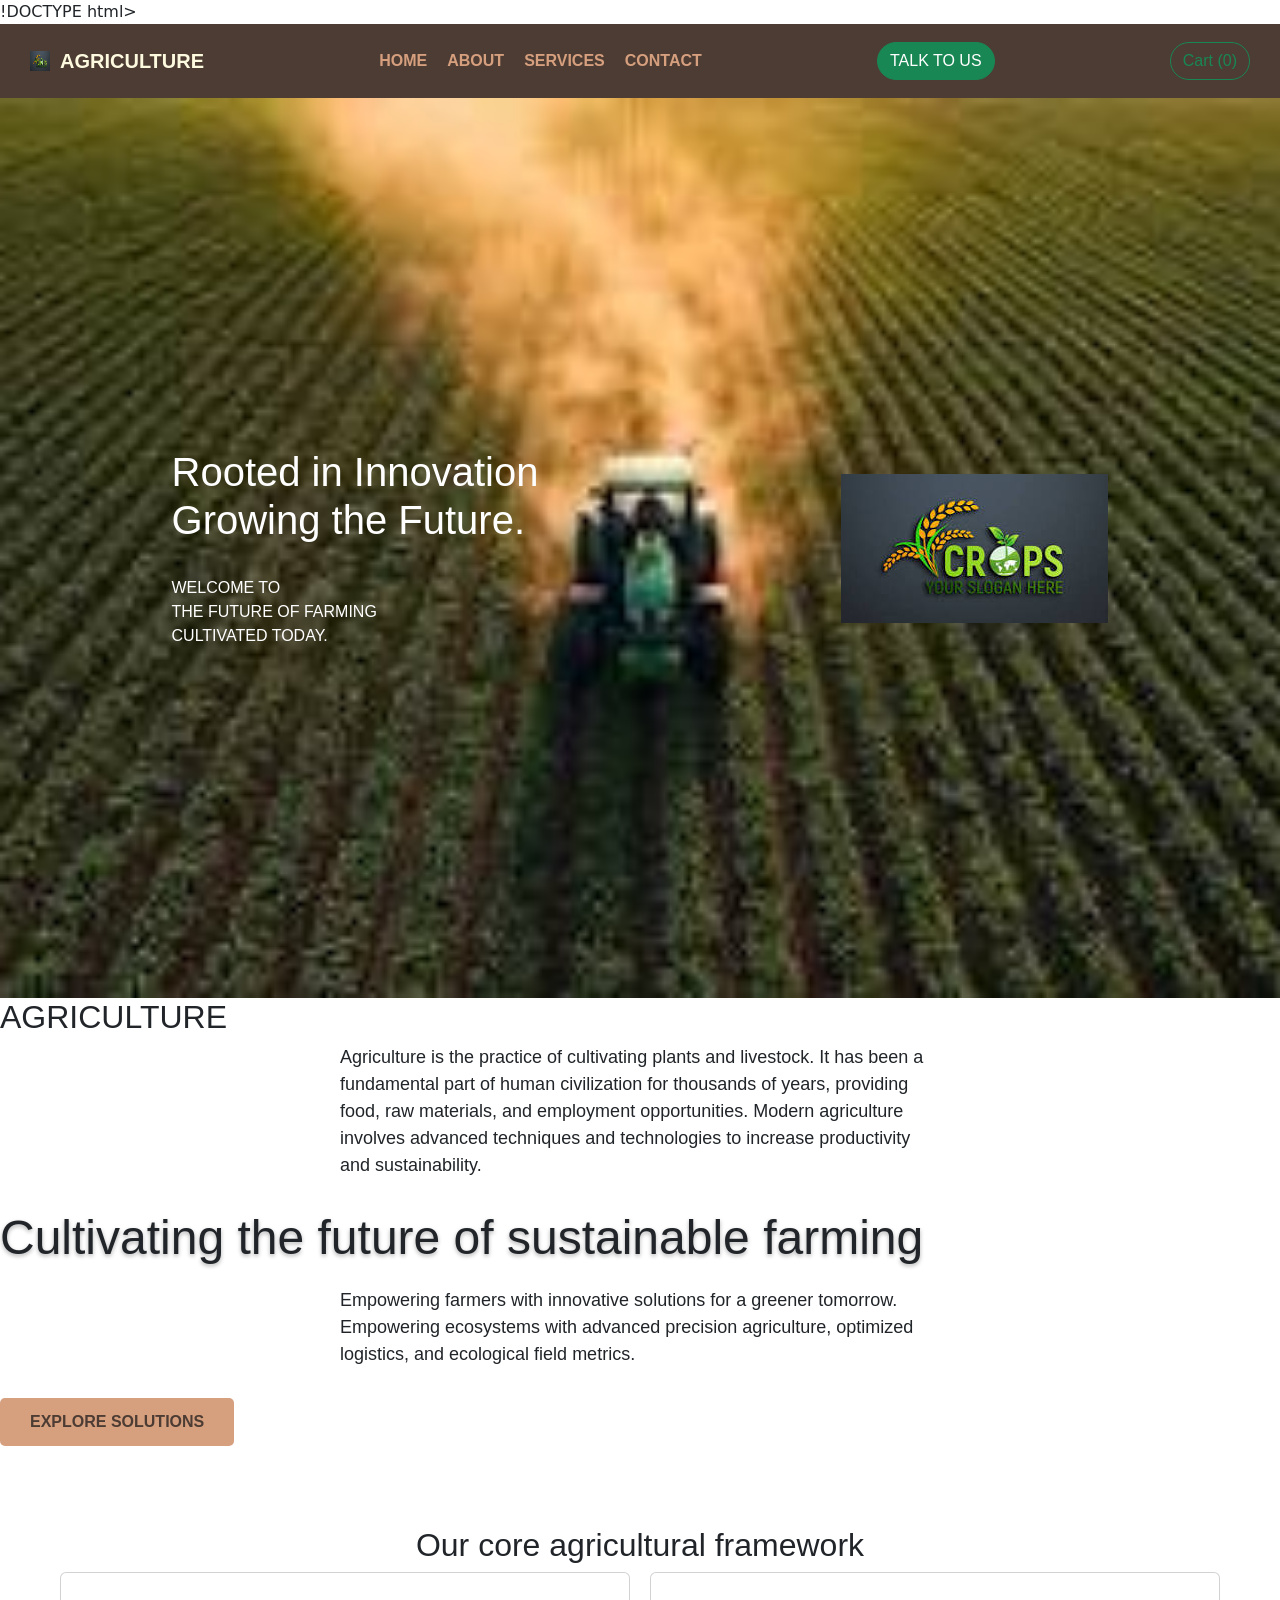
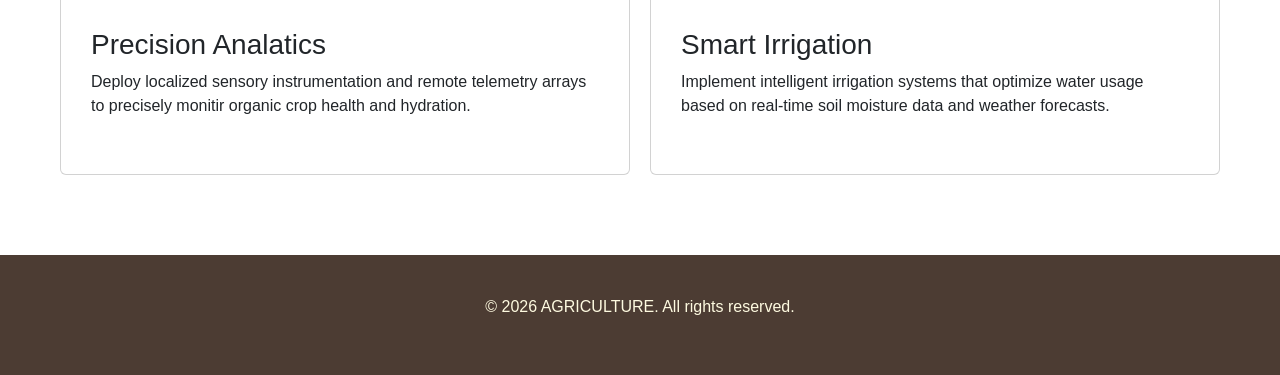
<file: index.html>
!DOCTYPE html>
<html lang="en">
<head>
    <meta charset="UTF-8">
    <meta name="viewport" content="width=device-width, initial-scale=1.0">
    <title>AGRICULTURE</title>
    <link rel="stylesheet" href="style.css">
    <link rel="stylesheet" href="https://cdn.jsdelivr.net/npm/bootstrap@5.3.8/dist/css/bootstrap.min.css">
    <meta name="viewport" content="width=device-width, initial-scale=1.0">
</head>
<body>

   <header>
        <nav class="navbar">
            
            <div class="logo">
                <img src="images/agric.jpg" alt="logo"> 
                <span>AGRICULTURE</span>
            </div>


            <div>
                <ul class="nav-links">
                    <li><a href="home.html">HOME</a></li>
                    <li><a href="about.html">ABOUT</a></li>
                    <li><a href="services.html">SERVICES</a></li>
                    <li><a href="contact.html">CONTACT</a></li>
                </ul>
            </div>


            <div>
                <a href="contact.html" class="btn btn-success rounded-pill">TALK TO US</a> 
            </div>

                
            
        </nav>    
   </header>

   <main>
       <section class="hero">
           <div class="info"><h1>Rooted in Innovation<br>Growing the Future.</h1><br>WELCOME TO<br>THE FUTURE OF FARMING<br>CULTIVATED TODAY.</h1></div>

           <div class="culture"><img src="images/agric.jpg" alt="Agriculture"></div>
       </section>


       <section>
          <div class="hero-content">
              <h2>AGRICULTURE</h2>
              <p>Agriculture is the practice of cultivating plants and livestock. It has been a fundamental part of human civilization for thousands of years, providing food, raw materials, and employment opportunities. Modern agriculture involves advanced techniques and technologies to increase productivity and sustainability.</p>
              
                <h1>Cultivating the future of sustainable farming</h1>
              <p>Empowering farmers with innovative solutions for a greener tomorrow.<br>Empowering ecosystems with advanced precision agriculture, optimized logistics, and ecological field metrics.</p>
             <a href="services.html" class="btn-cta">EXPLORE SOLUTIONS</a>
            </div>
       </section>

       <section class="services" id="services">
            <h2>Our core agricultural framework</h2>
             <div class="grid">
                 <div class="card" data-services="precision Analatics">
                    <div class="card-icon"></div>
                  <h3>Precision Analatics</h3>
                <p>Deploy localized sensory instrumentation and remote telemetry arrays to precisely monitir organic crop health and hydration.</p>  
             </div>

           <div class="card" data-services="smart irrigation">
                <div class="card-icon"></div>
                    <h3>Smart Irrigation</h3>
                    <p>Implement intelligent irrigation systems that optimize water usage based on real-time soil moisture data and weather forecasts.</p>
                </div>
             </div>
   </main> 

   
   <footer>
    <p>&copy; 2026 AGRICULTURE. All rights reserved.</p>
</footer>
   <script src="script.js"></script>
</body>
</html>
</file>
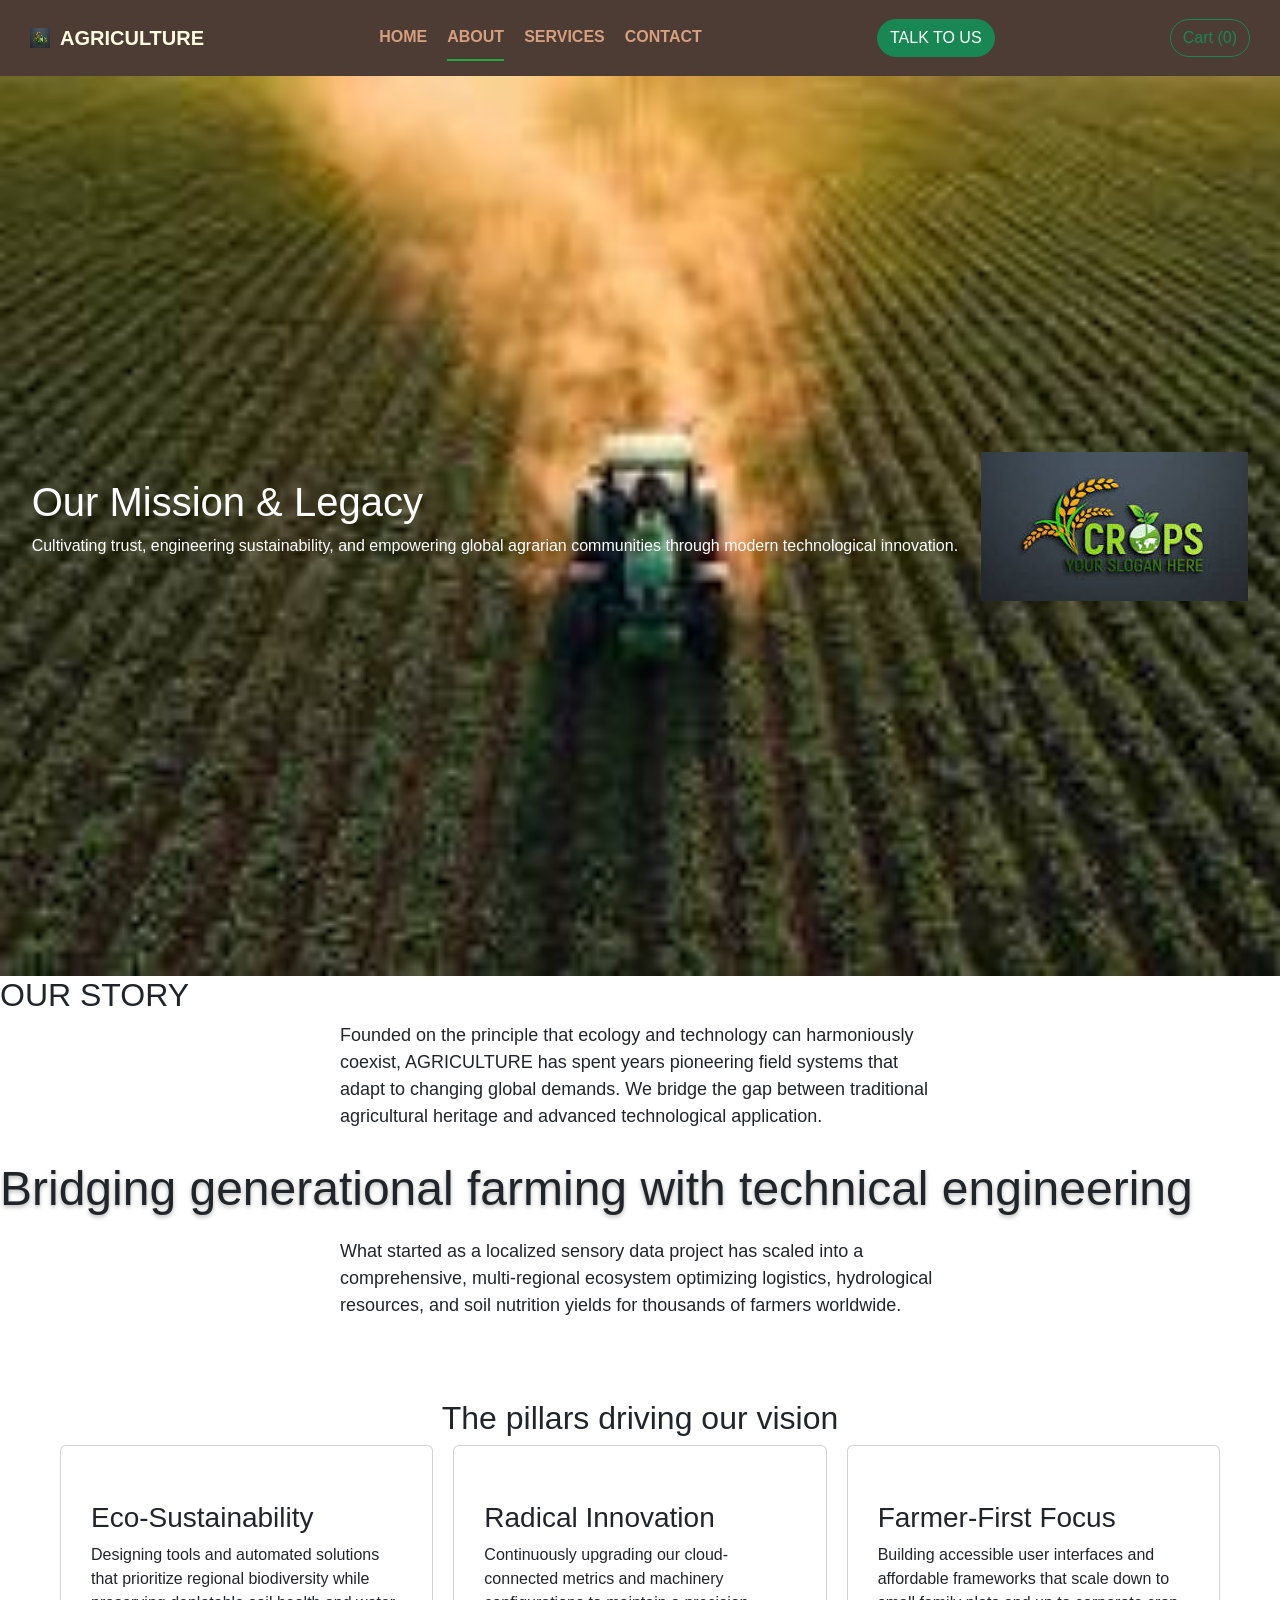
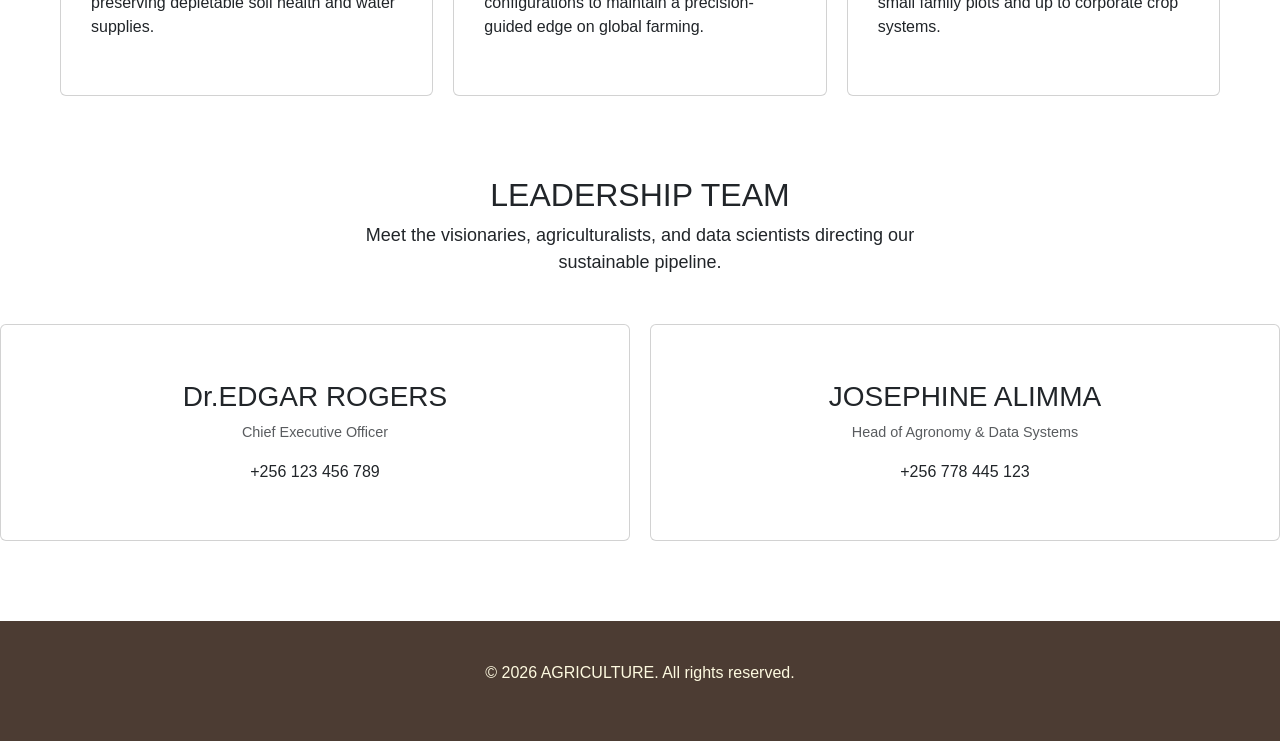
<file: about.html>
<!DOCTYPE html>
<html lang="en">
<head>
    <meta charset="UTF-8">
    <meta name="viewport" content="width=device-width, initial-scale=1.0">
    <title>About Us | AGRICULTURE</title>
    <link rel="stylesheet" href="style.css">
    <link rel="stylesheet" href="https://cdn.jsdelivr.net/npm/bootstrap@5.3.8/dist/css/bootstrap.min.css">
</head>
<body>
    <header>
        <nav class="navbar">
            <div class="logo">
                <img src="images/agric.jpg" alt="logo">
                <span>AGRICULTURE</span>
            </div>
            <div>
                <ul class="nav-links">
                    <li><a href="home.html">HOME</a></li>
                    <li><a class="active" href="about.html">ABOUT</a></li>
                    <li><a href="services.html">SERVICES</a></li>
                    <li><a href="contact.html">CONTACT</a></li>
                </ul>
            </div>
            <div>
                <a href="contact.html" class="btn btn-success rounded-pill">TALK TO US</a>
            </div>
        </nav>
    </header>

    <main>
       
        <section class="hero inner-hero">
            <div class="info">
                <h1>Our Mission & Legacy</h1>
                <p>Cultivating trust, engineering sustainability, and empowering global agrarian communities through modern technological innovation.</p>
            </div>
            <div class="culture">
                <img src="images/agric.jpg" alt="About Agriculture">
            </div>
        </section>

        
        <section class="about-story">
            <div class="hero-content">
                <h2>OUR STORY</h2>
                <p>Founded on the principle that ecology and technology can harmoniously coexist, AGRICULTURE has spent years pioneering field systems that adapt to changing global demands. We bridge the gap between traditional agricultural heritage and advanced technological application.</p>
                <h1>Bridging generational farming with technical engineering</h1>
                <p>What started as a localized sensory data project has scaled into a comprehensive, multi-regional ecosystem optimizing logistics, hydrological resources, and soil nutrition yields for thousands of farmers worldwide.</p>
            </div>
        </section>

        
        <section class="services" id="values">
            <h2>The pillars driving our vision</h2>
            <div class="grid">
                <div class="card" data-values="sustainability">
                    <div class="card-icon"></div>
                    <h3>Eco-Sustainability</h3>
                    <p>Designing tools and automated solutions that prioritize regional biodiversity while preserving depletable soil health and water supplies.</p>
                </div>
                <div class="card" data-values="innovation">
                    <div class="card-icon"></div>
                    <h3>Radical Innovation</h3>
                    <p>Continuously upgrading our cloud-connected metrics and machinery configurations to maintain a precision-guided edge on global farming.</p>
                </div>
                <div class="card" data-values="community">
                    <div class="card-icon"></div>
                    <h3>Farmer-First Focus</h3>
                    <p>Building accessible user interfaces and affordable frameworks that scale down to small family plots and up to corporate crop systems.</p>
                </div>
            </div>
        </section>

        
        <section class="team-section">
            <div class="hero-content text-center">
                <h2>LEADERSHIP TEAM</h2>
                <p>Meet the visionaries, agriculturalists, and data scientists directing our sustainable pipeline.</p>
            </div>
            <div class="grid margin-top-lg">
                <div class="card text-center">
                    <div class="card-icon img-placeholder"></div>
                    <h3>Dr.EDGAR ROGERS</h3>
                    <p class="text-muted">Chief Executive Officer</p>
                    <p>+256 123 456 789</p>
                </div>
                <div class="card text-center">
                    <div class="card-icon img-placeholder"></div>
                    <h3>JOSEPHINE ALIMMA</h3>
                    <p class="text-muted">Head of Agronomy & Data Systems</p>
                    <p>+256 778 445 123</p>
                </div>
            </div>
        </section>
    </main>

    <footer>
        <p>&copy; 2026 AGRICULTURE. All rights reserved.</p>
    </footer>

    <script src="script.js"></script>
</body>
</html>
</file>
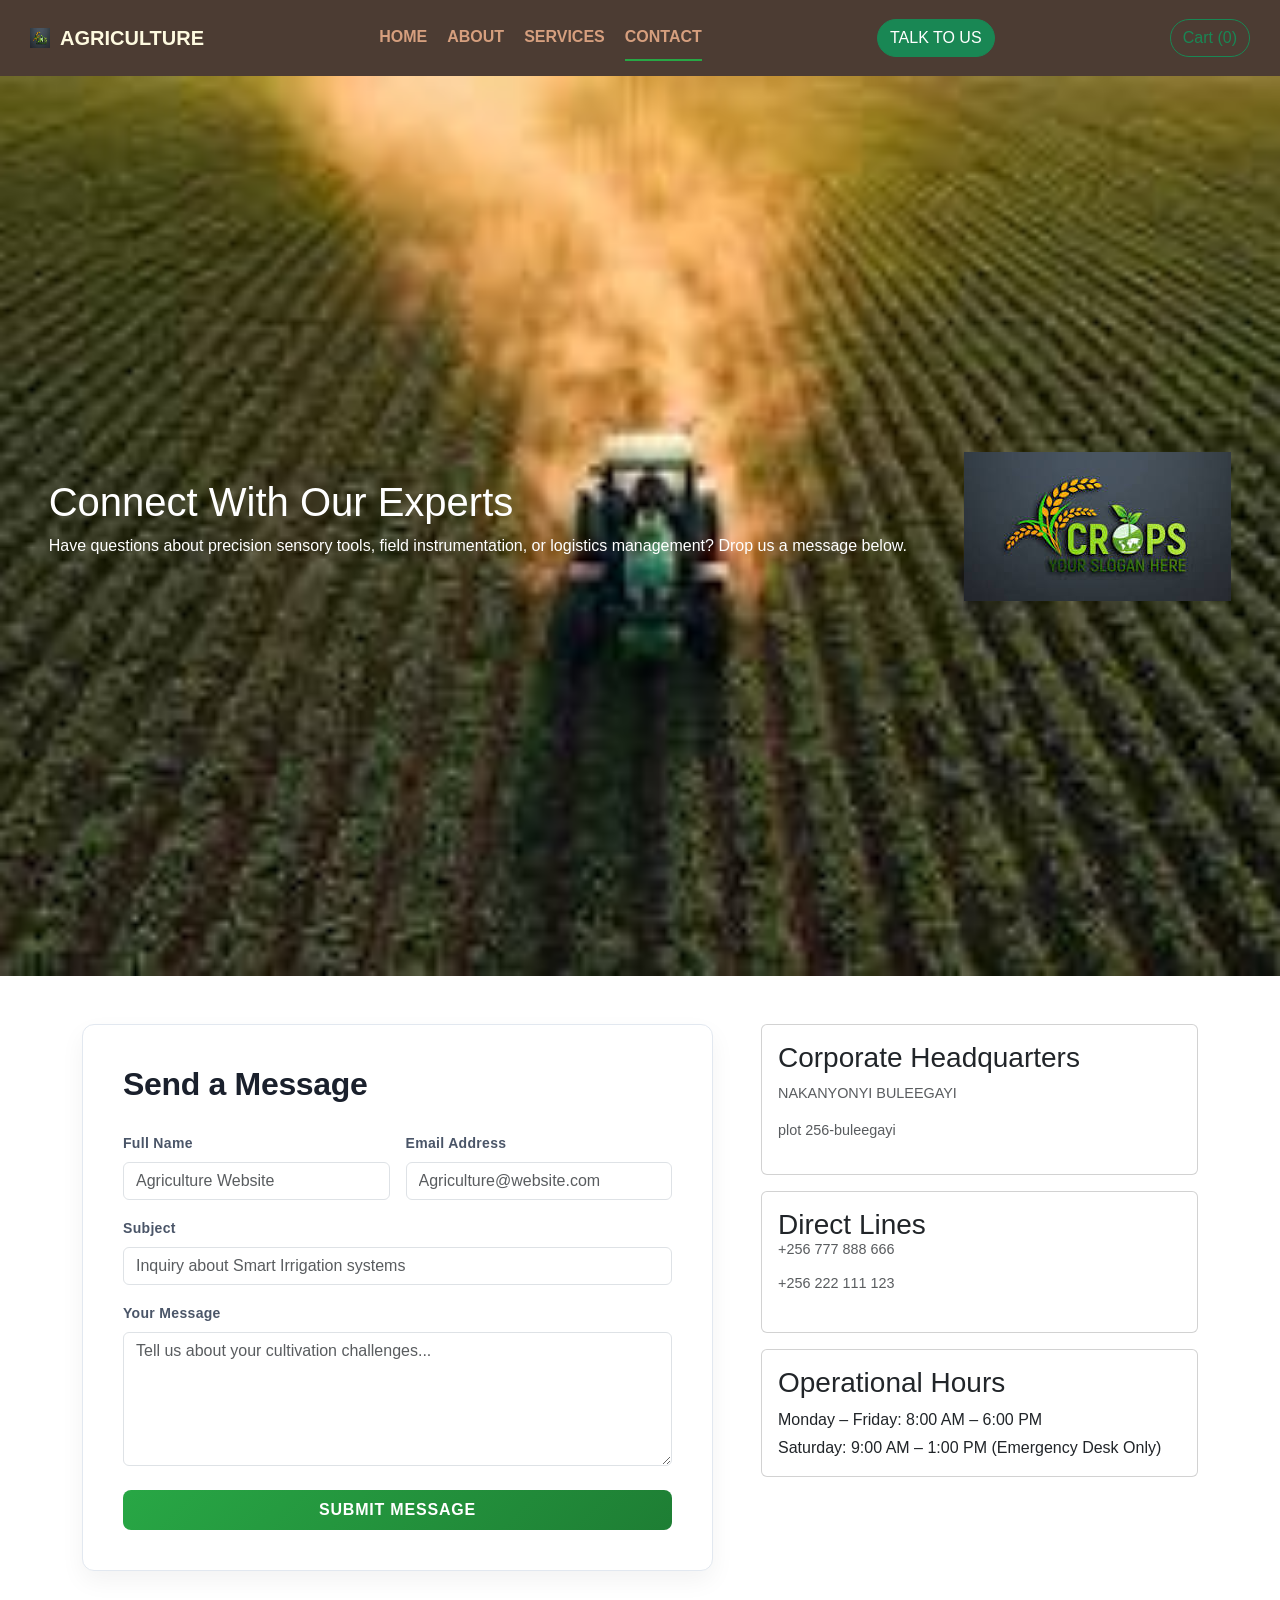
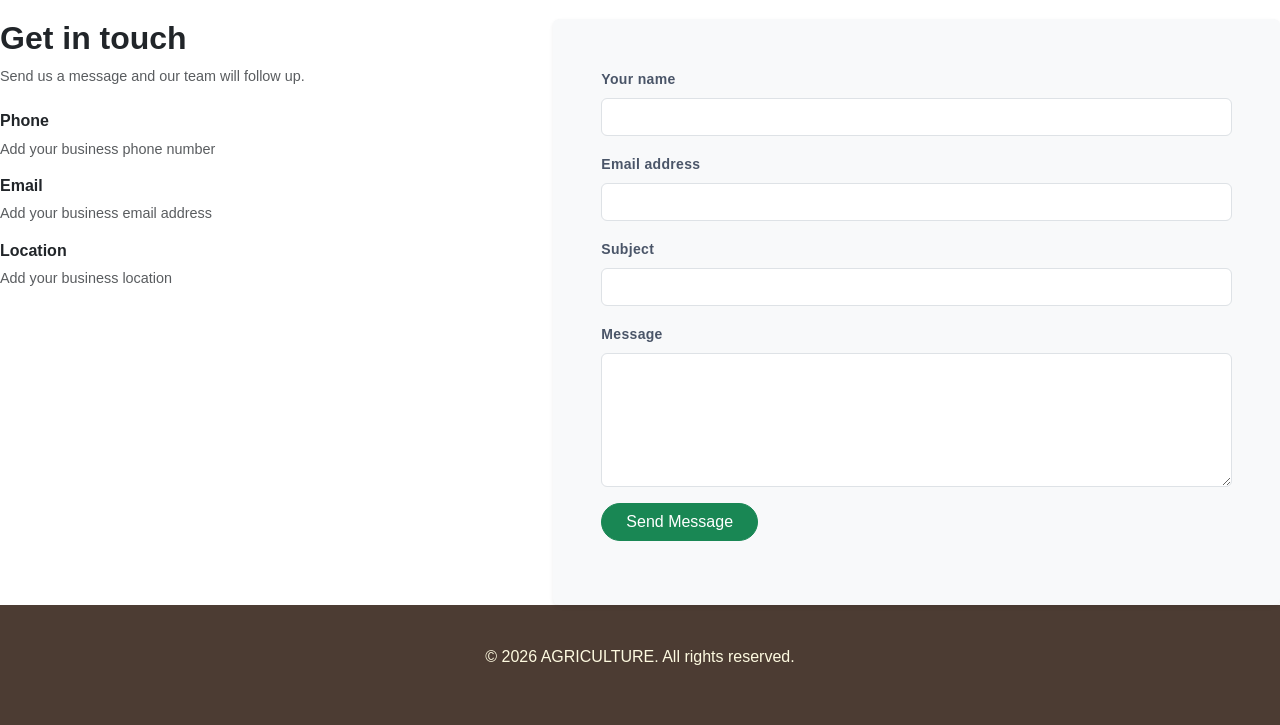
<file: contact.html>
<!DOCTYPE html>
<html lang="en">
<head>
    <meta charset="UTF-8">
    <meta name="viewport" content="width=device-width, initial-scale=1.0">
    <title>Contact Us | AGRICULTURE</title>
    <link rel="stylesheet" href="style.css">
     <link rel="stylesheet" href="https://cdn.jsdelivr.net/npm/bootstrap@5.3.8/dist/css/bootstrap.min.css">
</head>
<body>
    <header>
        <nav class="navbar">
            <div class="logo">
                <img src="images/agric.jpg" alt="logo">
                <span>AGRICULTURE</span>
            </div>
            <div>
                <ul class="nav-links">
                    <li><a href="home.html">HOME</a></li>
                    <li><a href="about.html">ABOUT</a></li>
                    <li><a href="services.html">SERVICES</a></li>
                    <li><a class="active" href="contact.html">CONTACT</a></li>
                </ul>
            </div>
            <div>
                <a href="contact.html" class="btn btn-success rounded-pill">TALK TO US</a>
            </div>
        </nav>
    </header>

    <main>
        <!-- Contact Page Hero Section -->
        <section class="hero inner-hero">
            <div class="info">
                <h1>Connect With Our Experts</h1>
                <p>Have questions about precision sensory tools, field instrumentation, or logistics management? Drop us a message below.</p>
            </div>
            <div class="culture">
                <img src="images/agric.jpg" alt="Contact Agriculture">
            </div>
        </section>

        <!-- Form and Contact Details Panel -->
        <section class="container my-5">
            <div class="row g-5">
                
                <div class="col-lg-7">
                    <div class="p-4 border rounded shadow-sm bg-white">
                        <h2 class="mb-4">Send a Message</h2>
                        <form id="contactForm" action="#" method="POST">
                            <div class="row g-3">
                                <div class="col-md-6">
                                    <label for="fullName" class="form-label">Full Name</label>
                                    <input type="text" class="form-control" id="fullName" required placeholder="Agriculture Website">
                                </div>
                                <div class="col-md-6">
                                    <label for="emailAddr" class="form-label">Email Address</label>
                                    <input type="email" class="form-control" id="emailAddr" required placeholder="Agriculture@website.com">
                                </div>
                                <div class="col-12">
                                    <label for="subjectLine" class="form-label">Subject</label>
                                    <input type="text" class="form-control" id="subjectLine" required placeholder="Inquiry about Smart Irrigation systems">
                                </div>
                                <div class="col-12">
                                    <label for="messageBody" class="form-label">Your Message</label>
                                    <textarea class="form-control" id="messageBody" rows="5" required placeholder="Tell us about your cultivation challenges..."></textarea>
                                </div>
                                <div class="col-12 mt-4">
                                    <button type="submit" class="btn btn-success w-100 py-2 btn-cta-form">SUBMIT MESSAGE</button>
                                </div>
                            </div>
                        </form>
                    </div>
                </div>

                
                <div class="col-lg-5 d-flex flex-column justify-content-between">
                    <div class="services p-0 m-0 w-100" id="contact-info">
                        <div class="grid d-flex flex-column gap-3 w-100">
                            
                            <div class="card p-3 m-0" data-channel="hq">
                                <h3>Corporate Headquarters</h3>
                                <p class="text-muted">NAKANYONYI BULEEGAYI</p>
                                <p class="text-muted">plot 256-buleegayi</p>
                            </div>

                            <div class="card p-3 m-0" data-channel="direct">
                                <h3>Direct Lines</h>
                                <p class="text-muted">+256 777 888 666</p>
                                <p class="text-muted">+256 222 111 123</p>
                            </div>

                            <div class="card p-3 m-0" data-channel="hours">
                                <h3>Operational Hours</h3>
                                <p class="mb-1">Monday – Friday: 8:00 AM – 6:00 PM</p>
                                <p class="mb-0">Saturday: 9:00 AM – 1:00 PM (Emergency Desk Only)</p>
                            </div>

                        </div>
                    </div>
                </div>
            </div>




        </section>
        <section>
        


        
            <div class="row g-5">
                <div class="col-lg-5">
                    <h2 class="fw-bold">Get in touch</h2>
                    <p class="text-muted">Send us a message and our team will follow up.</p>

                    <div class="mt-4">
                        <h3 class="h6 fw-bold">Phone</h3>
                        <p class="text-muted">Add your business phone number</p>

                        <h3 class="h6 fw-bold">Email</h3>
                        <p class="text-muted">Add your business email address</p>

                        <h3 class="h6 fw-bold">Location</h3>
                        <p class="text-muted">Add your business location</p>
                    </div>
                </div>

                <div class="col-lg-7">
                    <form id="contact-form" class="p-4 p-md-5 bg-light rounded shadow-sm">
                        <div class="mb-3">
                            <label for="name" class="form-label">Your name</label>
                            <input type="text" class="form-control" id="name" name="name" required>
                        </div>

                        <div class="mb-3">
                            <label for="email" class="form-label">Email address</label>
                            <input type="email" class="form-control" id="email" name="email" required>
                        </div>

                        <div class="mb-3">
                            <label for="subject" class="form-label">Subject</label>
                            <input type="text" class="form-control" id="subject" name="subject" required>
                        </div>

                        <div class="mb-3">
                            <label for="message" class="form-label">Message</label>
                            <textarea class="form-control" id="message" name="message" rows="5" required></textarea>
                        </div>

                        <button type="submit" class="btn btn-success rounded-pill px-4">Send Message</button>
                        <p class="small text-muted mt-3 mb-0">
                            
                        </p>
                    </form>
                </div>
            </div>
        </section>

    </main>
    <footer class="mt-0">
        <p>&copy; 2026 AGRICULTURE. All rights reserved.</p>
    </footer>

    <script src="script.js"></script>
</body>
</html>
</file>
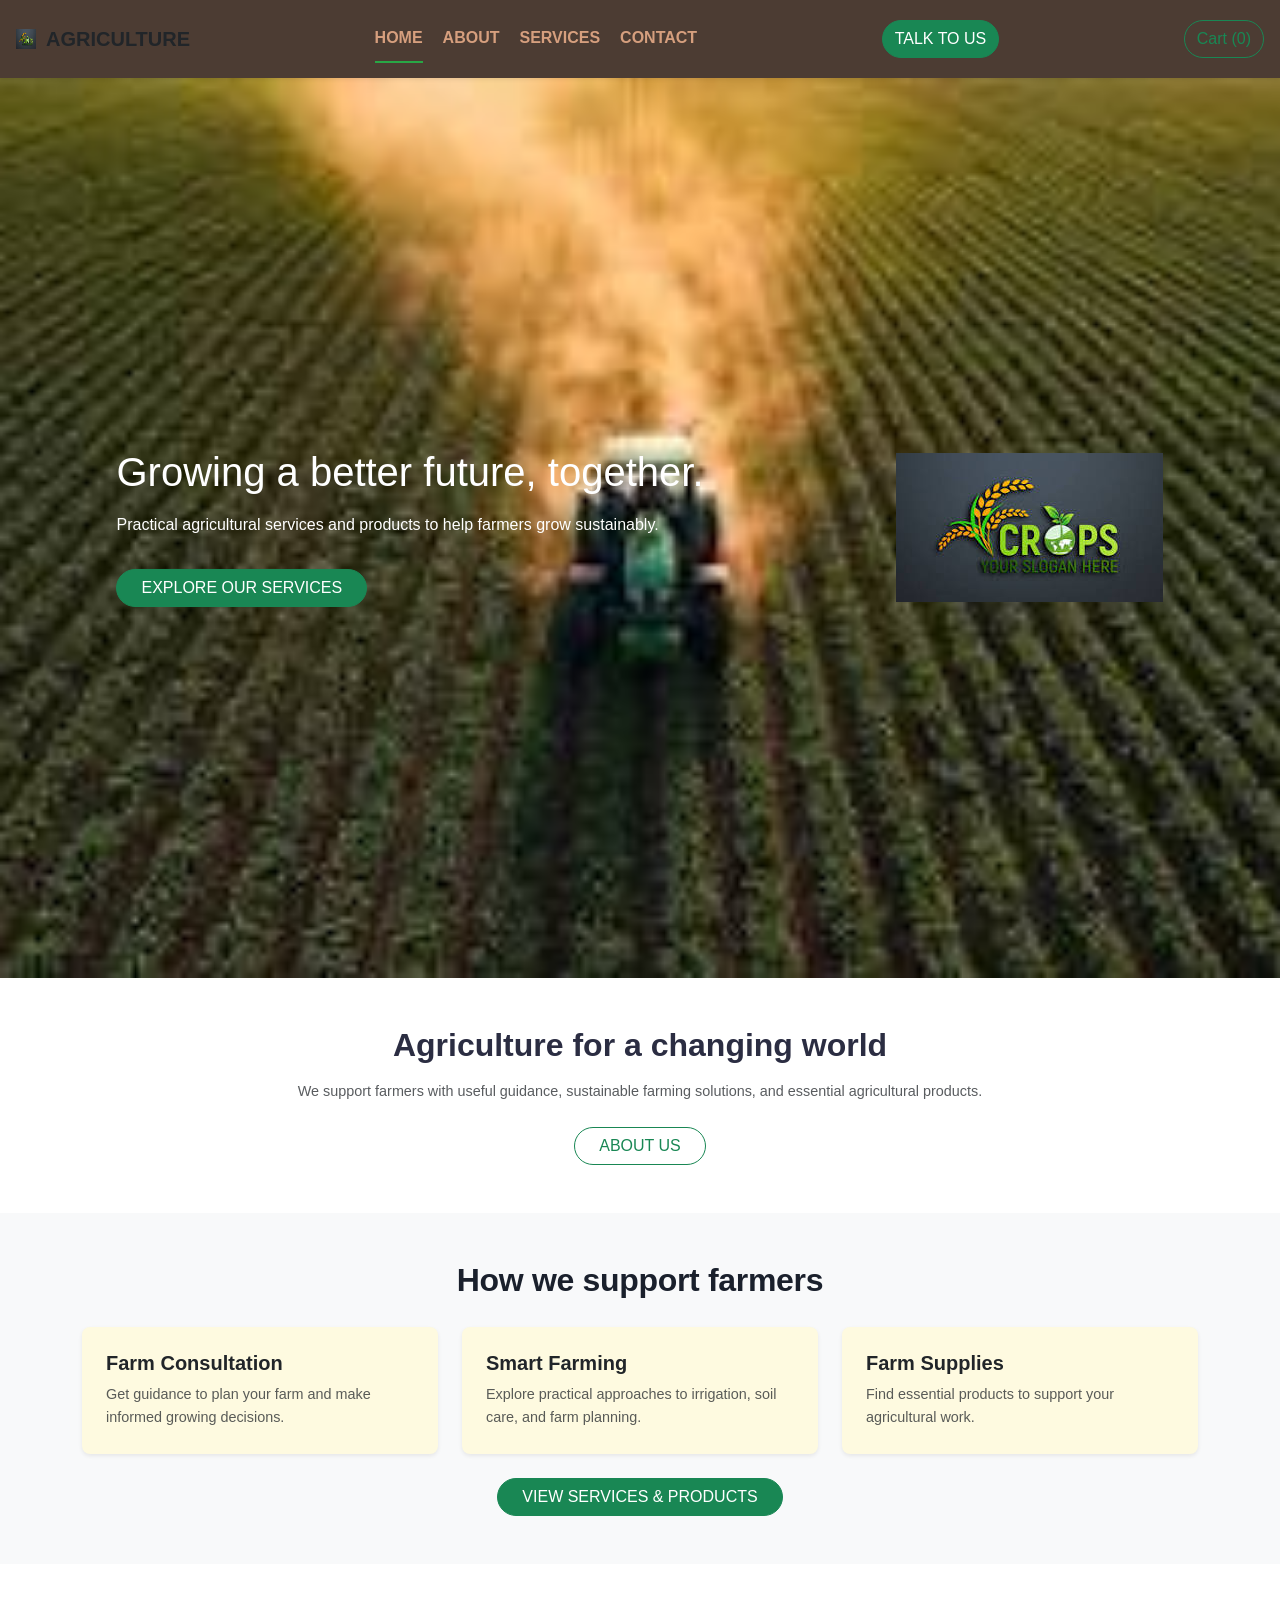
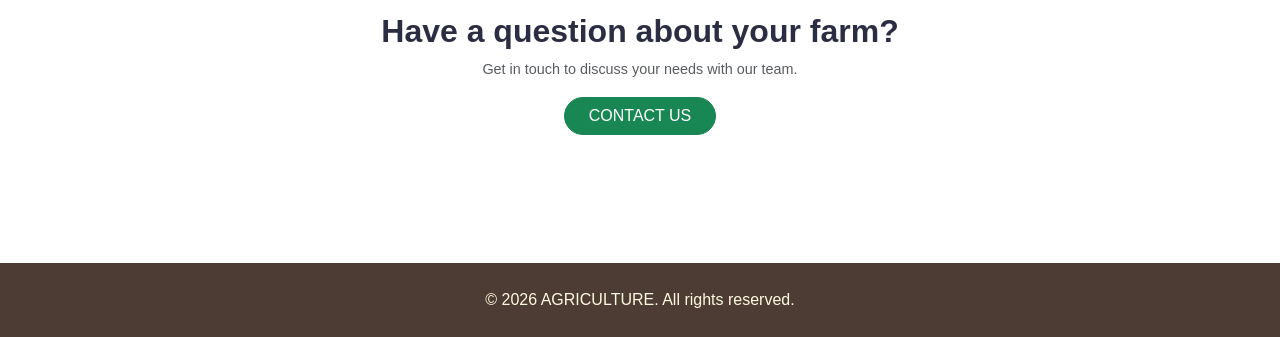
<file: home.html>
<!DOCTYPE html>
<html lang="en">
<head>
    <meta charset="UTF-8">
    <meta name="viewport" content="width=device-width, initial-scale=1.0">
    <title>Home | AGRICULTURE</title>
    <link rel="stylesheet" href="https://cdn.jsdelivr.net/npm/bootstrap@5.3.8/dist/css/bootstrap.min.css">
    <link rel="stylesheet" href="style.css">
</head>
<body>
    <header>
        <nav class="navbar px-3 shadow-sm">
            <a class="logo text-decoration-none text-dark" href="home.html">
                <img src="images/agric.jpg" alt="AGRICULTURE logo">
                <span>AGRICULTURE</span>
            </a>

            <ul class="nav-links mb-0">
                <li><a class="active" href="home.html">HOME</a></li>
                <li><a href="about.html">ABOUT</a></li>
                <li><a href="services.html">SERVICES</a></li>
                <li><a href="contact.html">CONTACT</a></li>
            </ul>

            <a href="contact.html" class="btn btn-success rounded-pill">TALK TO US</a>
        </nav>
    </header>

    <main>
        <section class="hero">
            <div class="info">
                <h1>Growing a better future, together.</h1>
                <p class="mt-3">Practical agricultural services and products to help farmers grow sustainably.</p>
                <a href="services.html" class="btn btn-success rounded-pill px-4 mt-3">EXPLORE OUR SERVICES</a>
            </div>
            <div class="culture">
                <img src="images/agric.jpg" alt="Agriculture and farming">
            </div>
        </section>

        <section class="container py-5 text-center">
            <h2 class="fw-bold">Agriculture for a changing world</h2>
            <p class="lead text-muted mx-auto mt-3" style="max-width: 800px;">
                We support farmers with useful guidance, sustainable farming solutions, and essential agricultural products.
            </p>
            <a href="about.html" class="btn btn-outline-success rounded-pill px-4 mt-2">ABOUT US</a>
        </section>

        <section class="py-5 bg-light">
            <div class="container">
                <h2 class="text-center fw-bold mb-4">How we support farmers</h2>
                <div class="row g-4">
                    <div class="col-md-4">
                        <article class="card h-100 border-0 shadow-sm p-4">
                            <h3 class="h5 fw-bold">Farm Consultation</h3>
                            <p class="text-muted mb-0">Get guidance to plan your farm and make informed growing decisions.</p>
                        </article>
                    </div>
                    <div class="col-md-4">
                        <article class="card h-100 border-0 shadow-sm p-4">
                            <h3 class="h5 fw-bold">Smart Farming</h3>
                            <p class="text-muted mb-0">Explore practical approaches to irrigation, soil care, and farm planning.</p>
                        </article>
                    </div>
                    <div class="col-md-4">
                        <article class="card h-100 border-0 shadow-sm p-4">
                            <h3 class="h5 fw-bold">Farm Supplies</h3>
                            <p class="text-muted mb-0">Find essential products to support your agricultural work.</p>
                        </article>
                    </div>
                </div>
                <div class="text-center mt-4">
                    <a href="services.html" class="btn btn-success rounded-pill px-4">VIEW SERVICES & PRODUCTS</a>
                </div>
            </div>
        </section>

        <section class="container py-5 text-center">
            <h2 class="fw-bold">Have a question about your farm?</h2>
            <p class="text-muted mt-2">Get in touch to discuss your needs with our team.</p>
            <a href="contact.html" class="btn btn-success rounded-pill px-4">CONTACT US</a>
        </section>
    </main>

    <footer class="text-center py-4">
        <p class="mb-0">&copy; 2026 AGRICULTURE. All rights reserved.</p>
    </footer>

    <script src="script.js"></script>
</body>
</html>
</file>
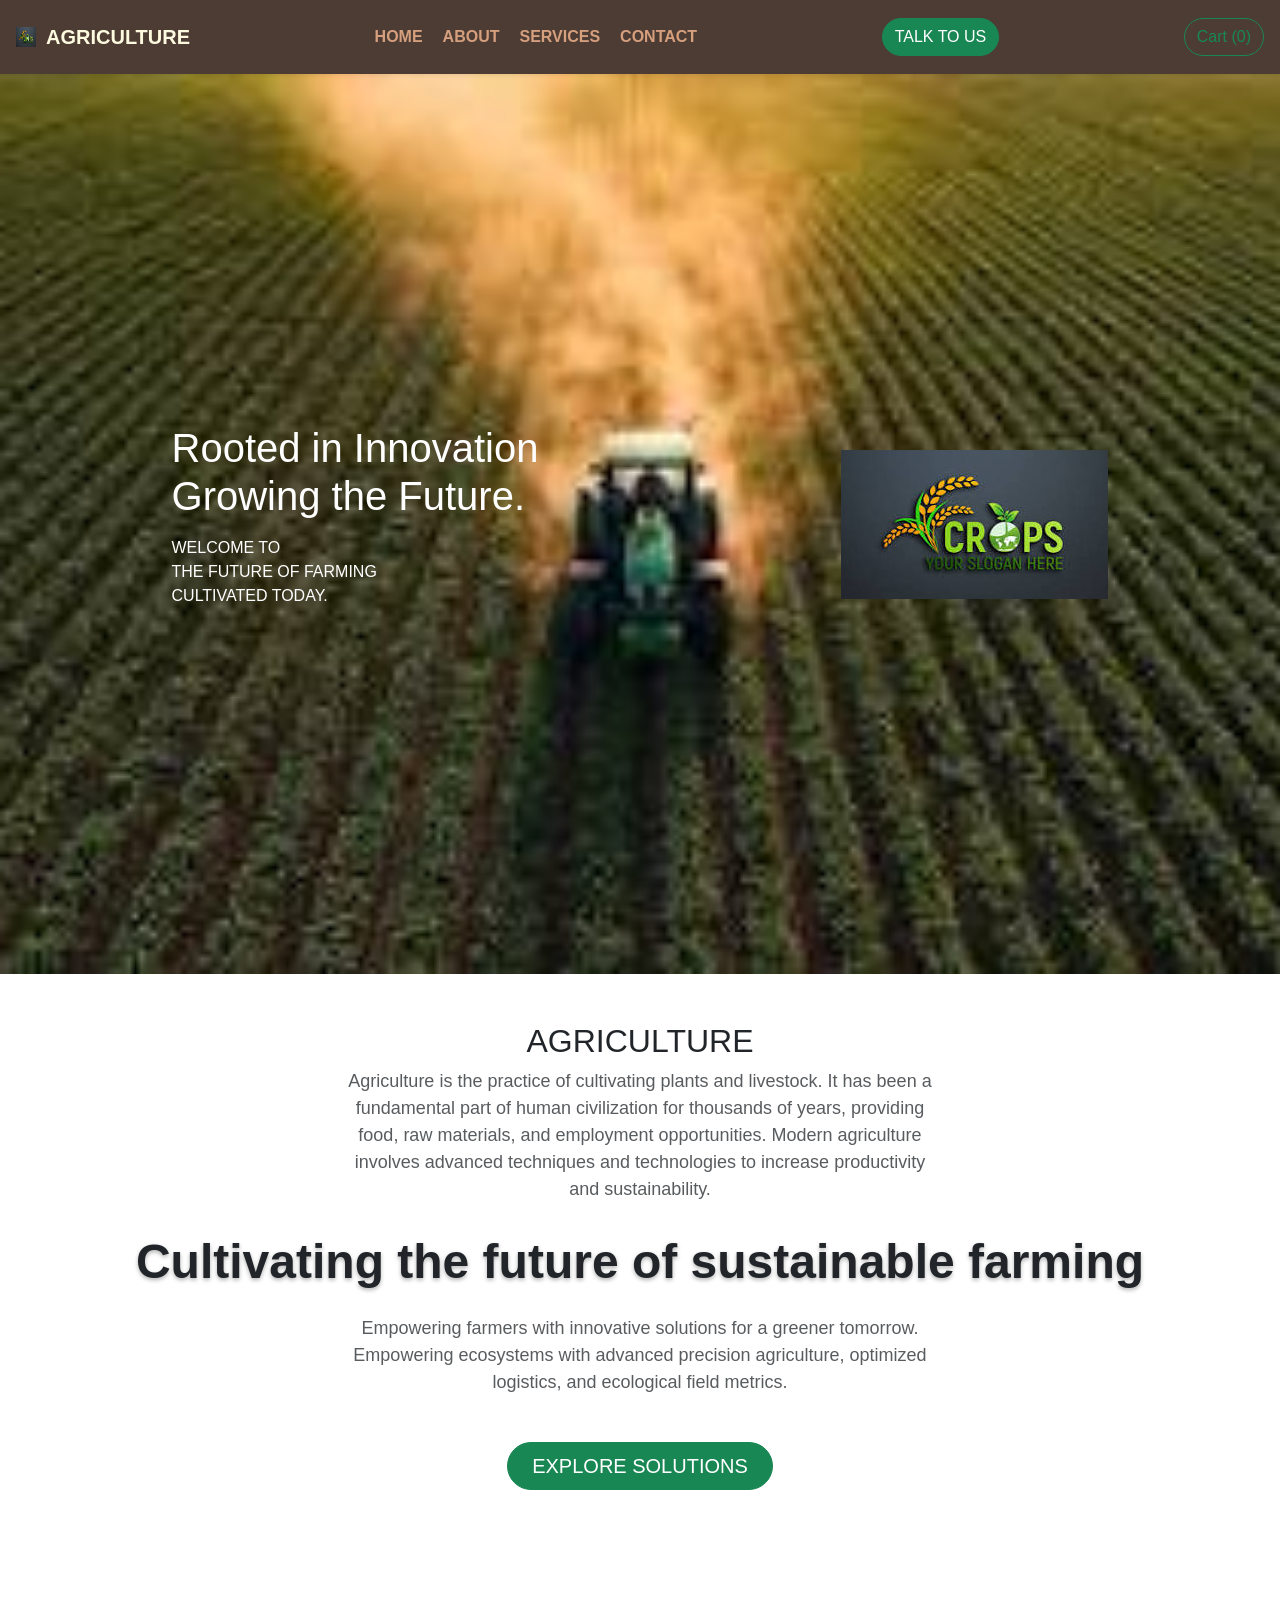
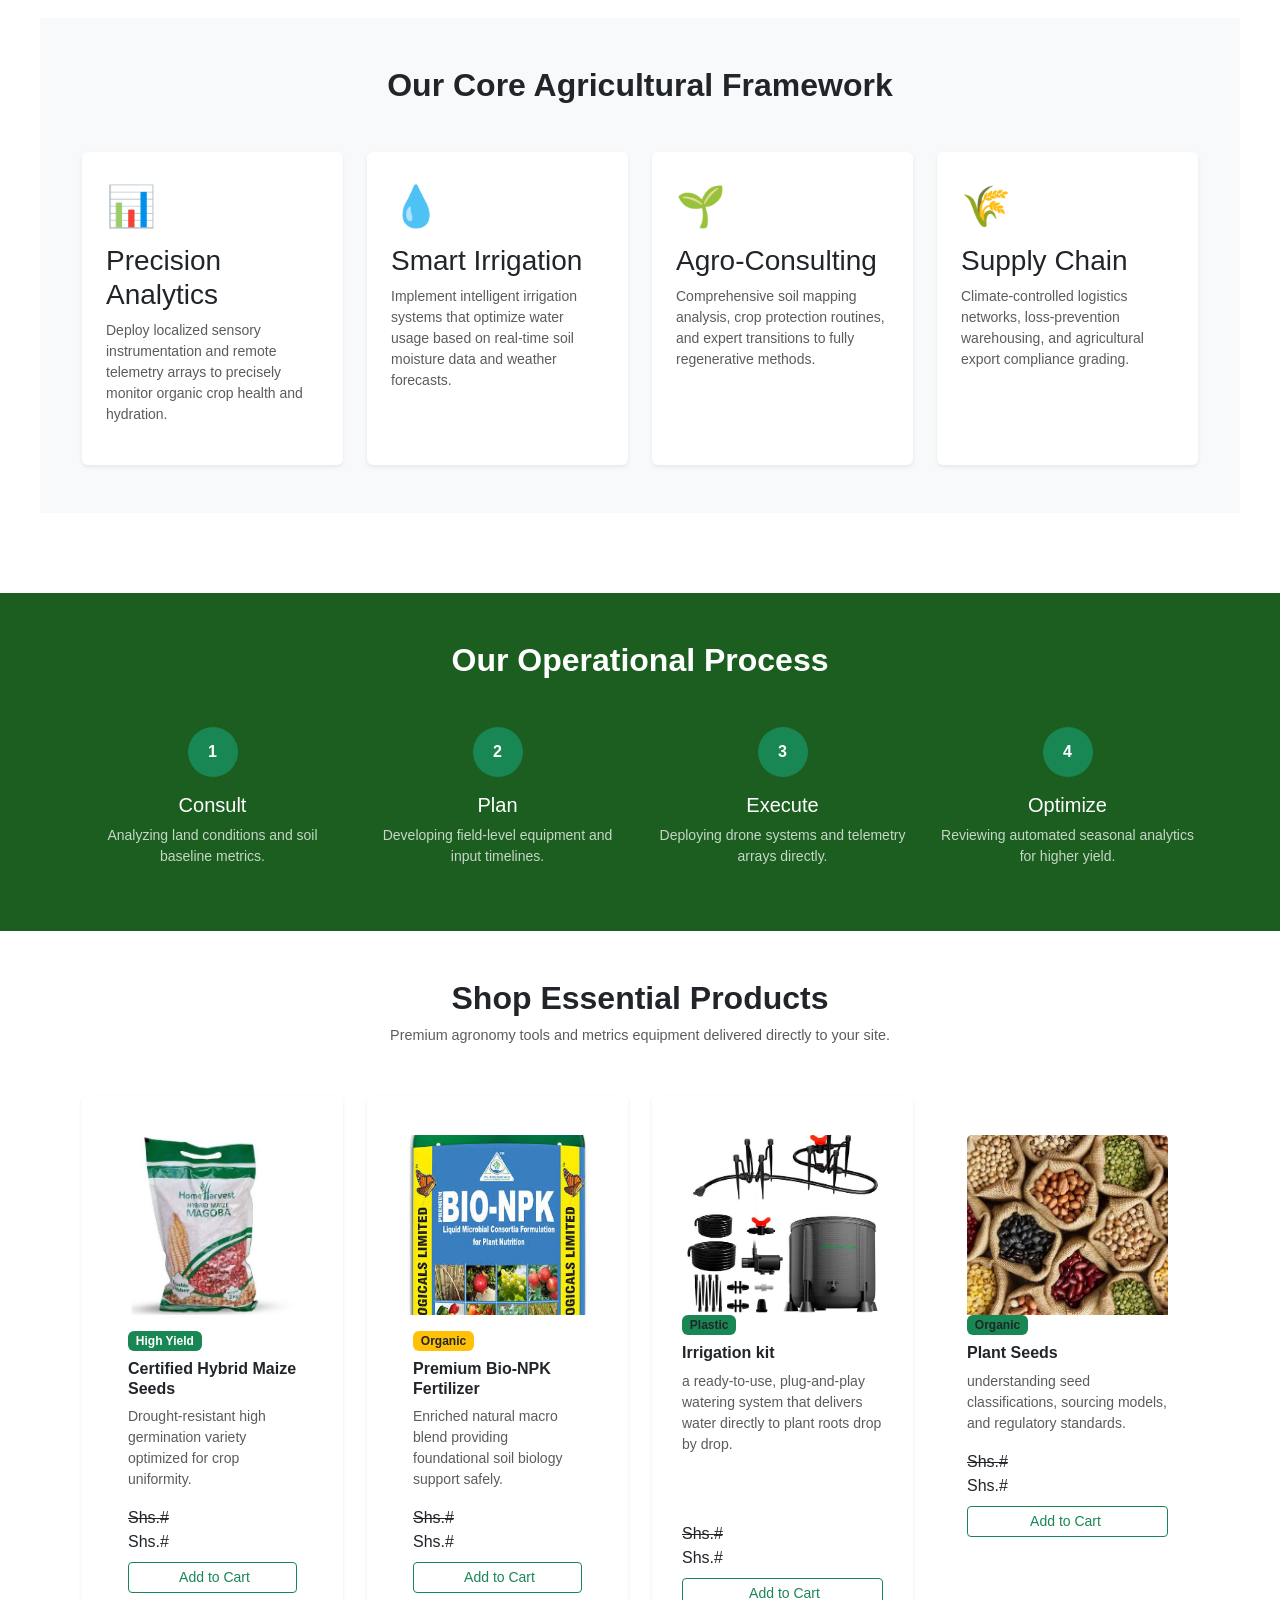
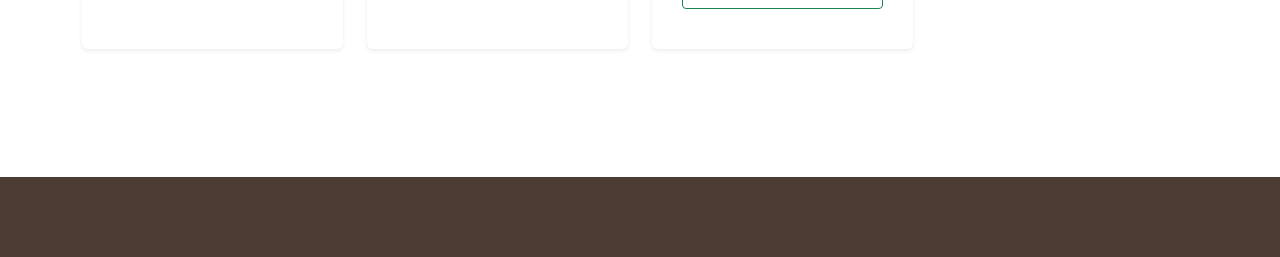
<file: services.html>
<!DOCTYPE html>
<html lang="en">
<head>
    <meta charset="UTF-8">
    <meta name="viewport" content="width=device-width, initial-scale=1.0">
    <title>AGRICULTURE</title>
    <link rel="stylesheet" href="style.css">
    <link rel="stylesheet" href="https://cdn.jsdelivr.net/npm/bootstrap@5.3.8/dist/css/bootstrap.min.css">
    <meta name="viewport" content="width=device-width, initial-scale=1.0">
</head>
<body>

   <header>
        <nav class="navbar px-3 shadow-sm">
            <div class="logo">
                <img src="images/agric.jpg" alt="logo"> 
                <span>AGRICULTURE</span>
            </div>

            <div>
                <ul class="nav-links mb-0">
                    <li><a href="home.html">HOME</a></li>
                    <li><a href="about.html">ABOUT</a></li>
                    <li><a href="services.html">SERVICES</a></li>
                    <li><a href="contact.html">CONTACT</a></li>
                </ul>
            </div>

            <div>
                <a href="contact.html" class="btn btn-success rounded-pill">TALK TO US</a> 
            </div>
        </nav>    
   </header>

   <main>
       <!-- Hero Section -->
       <section class="hero">
           <div class="info">
               <h1>Rooted in Innovation<br>Growing the Future.</h1>
               <p class="mt-3">WELCOME TO<br>THE FUTURE OF FARMING<br>CULTIVATED TODAY.</p>
           </div>
           <div class="culture"><img src="images/agric.jpg" alt="Agriculture"></div>
       </section>

       <!-- Main Overview -->
       <section class="py-5">
          <div class="container hero-content text-center">
              <h2>AGRICULTURE</h2>
              <p class="lead text-muted">Agriculture is the practice of cultivating plants and livestock. It has been a fundamental part of human civilization for thousands of years, providing food, raw materials, and employment opportunities. Modern agriculture involves advanced techniques and technologies to increase productivity and sustainability.</p>
              
              <h1 class="my-4 fw-bold">Cultivating the future of sustainable farming</h1>
              <p class="text-muted">Empowering farmers with innovative solutions for a greener tomorrow.<br>Empowering ecosystems with advanced precision agriculture, optimized logistics, and ecological field metrics.</p>
              <a href="#services" class="btn btn-success btn-lg rounded-pill px-4 mt-3">EXPLORE SOLUTIONS</a>
            </div>
       </section>

       <!-- Core Framework / Services Section -->
       <section class="services py-5 bg-light" id="services">
            <div class="container">
                <h2 class="text-center mb-5 fw-bold">Our Core Agricultural Framework</h2>
                
                <!-- Services Grid (Using Bootstrap Rows to support extra services smoothly) -->
                <div class="row g-4">
                     <!-- Service 1 -->
                     <div class="col-md-6 col-lg-3">
                         <div class="card h-100 p-4 shadow-sm border-0" data-services="precision analytics">
                            <div class="fs-1 mb-2">📊</div>
                            <h3>Precision Analytics</h3>
                            <p class="text-muted small">Deploy localized sensory instrumentation and remote telemetry arrays to precisely monitor organic crop health and hydration.</p>  
                         </div>
                     </div>

                     <!-- Service 2 -->
                     <div class="col-md-6 col-lg-3">
                         <div class="card h-100 p-4 shadow-sm border-0" data-services="smart irrigation">
                            <div class="fs-1 mb-2">💧</div>
                            <h3>Smart Irrigation</h3>
                            <p class="text-muted small">Implement intelligent irrigation systems that optimize water usage based on real-time soil moisture data and weather forecasts.</p>
                         </div>
                     </div>

                     <!-- Service 3 -->
                     <div class="col-md-6 col-lg-3">
                         <div class="card h-100 p-4 shadow-sm border-0" data-services="agro consulting">
                            <div class="fs-1 mb-2">🌱</div>
                            <h3>Agro-Consulting</h3>
                            <p class="text-muted small">Comprehensive soil mapping analysis, crop protection routines, and expert transitions to fully regenerative methods.</p>
                         </div>
                     </div>

                     <!-- Service 4 -->
                     <div class="col-md-6 col-lg-3">
                         <div class="card h-100 p-4 shadow-sm border-0" data-services="supply chain">
                            <div class="fs-1 mb-2">🌾</div>
                            <h3>Supply Chain</h3>
                            <p class="text-muted small">Climate-controlled logistics networks, loss-prevention warehousing, and agricultural export compliance grading.</p>
                         </div>
                     </div>
                </div>
            </div>
       </section>

       <!-- Operational Flow Section -->
       <section class="py-5 text-white" style="background-color: #1b5e20;">
            <div class="container text-center">
                <h2 class="fw-bold mb-5">Our Operational Process</h2>
                <div class="row g-4">
                    <div class="col-6 col-md-3">
                        <div class="rounded-circle bg-success d-inline-flex align-items-center justify-content-center fw-bold mb-3" style="width: 50px; height: 50px;">1</div>
                        <h5>Consult</h5>
                        <p class="small opacity-75">Analyzing land conditions and soil baseline metrics.</p>
                    </div>
                    <div class="col-6 col-md-3">
                        <div class="rounded-circle bg-success d-inline-flex align-items-center justify-content-center fw-bold mb-3" style="width: 50px; height: 50px;">2</div>
                        <h5>Plan</h5>
                        <p class="small opacity-75">Developing field-level equipment and input timelines.</p>
                    </div>
                    <div class="col-6 col-md-3">
                        <div class="rounded-circle bg-success d-inline-flex align-items-center justify-content-center fw-bold mb-3" style="width: 50px; height: 50px;">3</div>
                        <h5>Execute</h5>
                        <p class="small opacity-75">Deploying drone systems and telemetry arrays directly.</p>
                    </div>
                    <div class="col-6 col-md-3">
                        <div class="rounded-circle bg-success d-inline-flex align-items-center justify-content-center fw-bold mb-3" style="width: 50px; height: 50px;">4</div>
                        <h5>Optimize</h5>
                        <p class="small opacity-75">Reviewing automated seasonal analytics for higher yield.</p>
                    </div>
                </div>
            </div>
       </section>

       <!-- Premium Products Purchase Catalog -->
       <section class="container py-5">
            <div class="text-center mb-5">
                <h2 class="fw-bold">Shop Essential Products</h2>
                <p class="text-muted">Premium agronomy tools and metrics equipment delivered directly to your site.</p>
            </div>

            <div class="row g-4">
                <!-- Product 1 -->
                <div class="col-sm-6 col-md-4 col-lg-3">
                    <div class="card h-100 shadow-sm border-0">
                        <img src="images/hybrid maize seeds.jpg" class="card-img-top" style="height: 180px; object-fit: cover;" alt="Certified Seeds">
                        <div class="card-body d-flex flex-column">
                            <span class="badge bg-success align-self-start mb-2">High Yield</span>
                            <h5 class="card-title fw-bold h6">Certified Hybrid Maize Seeds</h5>
                            <p class="card-text text-muted small flex-grow-1">Drought-resistant high germination variety optimized for crop uniformity.</p>
                             <del class="old-price">Shs.#</del>
                            <span class="current-price">Shs.#</span>
                            <button class="btn btn-outline-success btn-sm w-100 mt-2"><i class="bi bi-cart-plus me-1"></i>Add to Cart</button>
                        </div>
                    </div>
                </div>

                <!-- Product 2 -->
                <div class="col-sm-6 col-md-4 col-lg-3">
                    <div class="card h-100 shadow-sm border-0">
                        <img src="images/Premium Bio-NPK Fertilizer.jpg" class="card-img-top" style="height: 180px; object-fit: cover;" alt="Bio Fertilizer">
                        <div class="card-body d-flex flex-column">
                            <span class="badge bg-warning text-dark align-self-start mb-2">Organic</span>
                            <h5 class="card-title fw-bold h6">Premium Bio-NPK Fertilizer</h5>
                            <p class="card-text text-muted small flex-grow-1">Enriched natural macro blend providing foundational soil biology support safely.</p>
                            <del class="old-price">Shs.#</del>
                            <span class="current-price">Shs.#</span>
                            <button class="btn btn-outline-success btn-sm w-100 mt-2"><i class="bi bi-cart-plus me-1"></i>Add to Cart</button>
                        </div>
                    </div>
                </div>

                <!-- Product 3 -->
                <div class="col-sm-6 col-md-4 col-lg-3">
                    <div class="card h-100 shadow-sm border-0">
                        <img src="images/irrigation kit.jpg" class="card-img-top" style="height: 180px; object-fit: cover;" alt="Irrigation Kit">
                        <span class="badge bg-success text-dark align-self-start mb-2">Plastic</span>
                        <h5 class="card-title fw-bold h6">Irrigation kit</h5>
                        <p class="card-text text-muted small flex-grow-1">a ready-to-use, plug-and-play watering system that delivers water directly to plant roots drop by drop.</p>
                        <del class="old-price">Shs.#</del>
                        <span class="current-price">Shs.#</span>
                        <button class="btn btn-outline-success btn-sm w-100 mt-2"><i class="bi bi-cart-plus me-1"></i>Add to Cart</button>
                    </div>
                </div>
                
            
                <!--Product 4 -->
                <div class="col-sm-6 col-md-4 col-lg-3">
                    <div class="card h-100shadow-sm border-0">
                        <img src="images/seeds.jpg" class="card-img-top" style="height: 180px; object-fit: cover;" alt="seeds">
                        <span class="badge bg-success text-dark align-self-start mb-2">Organic</span>
                        <h5 class="card-title fw-bold h6">Plant Seeds</h5>
                        <p class="card-text text-muted small flex-grow-1">understanding seed classifications, sourcing models, and regulatory standards. </p>
                        <del class="old-price">Shs.#</del>
                        <span class="current-price">Shs.#</span>
                        <button class="btn btn-outline-success btn-sm w-100 mt-2">Add to Cart<i class="bi bi-cart-plus me-1"></i></button>
                    </div>
                </div>
            </div>
       </section>
   </main>

   <footer>

   </footer>


   <script src="script.js"></script>
</body>  
</html>
</file>
<file: style.css>
:root {
    --primary-green: #2c6e49;
    --accent-gold: #d69f7e;
    --light-cream: #fefae0;
    --dark-earth: #4c3c33;
    --textdark: #2b2d42;
    --bg-white: #ffffff;
}

*{
    margin: 0px;
    padding: 0px;
    box-sizing: border-box;
    font-family: 'segoe UI', Tahoma, Geneva, Verdana, sans-serif;
}

body {
    background-color: var(--bg-white);
    color: var(--textdark);
    line-height: 1.6;
}

header .navbar {
  display: flex;
  justify-content: space-between; 
  align-items: center;           
  padding: 15px 30px;
  background-color: var(--dark-earth);
  color: #fefae0;   
}


.logo{
    display: flex;
    align-items: center;
    gap: 10px;
    
}


.logo span{
    font-size: 20px;
    font-weight: bold;
}


.logo img{
    width: 20px;
    height: 20px;
}


.nav-links {
  display: flex;
  list-style: none;
  gap: 20px;                    
  margin: 0;
  padding: 0;
}


.nav-links a {
  text-decoration: none;
  color: var(--accent-gold);
  font-weight: bold;
  position: relative; 
  padding: 10px 0;   
  display: inline-block;
}


.nav-links a::after {
  content: '';
  position: absolute;
  width: 100%;
  transform: scaleX(0); 
  height: 2px;
  bottom: 0;
  left: 0;
  background-color: #2c6e49;
  transform-origin: bottom right;
  transition: transform 0.3s cubic-bezier(0.25, 0.46, 0.45, 0.94); /* Premium easing curve */
}


.nav-links a:hover::after {
  transform: scaleX(1); 
  transform-origin: bottom left;
}


.nav-links a {
  transition: transform 0.3s ease;
}
.nav-links a:hover {
  transform: translateY(-2px); 
}

.btn-talk {
    text-decoration: none;
    background-color: var(--accent-gold);
    color: #ffffff;
    padding: 10px 24px;
    border-radius: 25px;
    font-size: 14px;
    font-weight: bold;
    letter-spacing: 0.5px;
    border: none;
    border-radius: 20px;
    cursor: pointer;
    transition: transform 0.2s ease, background-color 0.2s ease;
} 

.btn-talk :hover{
    background-color: #c12721;
    transform: translateY(-1px);
}


header .img{
    width: 20px;
    height: 20px;
}

.hero{
    width: 100vw;
    height: 100vh;
    background: url('images/farming 2.jpg') no-repeat center center/cover;
    color:var(--bg-white);
    display: flex;
    justify-content: space-around; 
    align-items: center;
    padding: 20px;
}

.hero-content h1 {
    font-size: 48px;
    margin-bottom: 20px;
    text-shadow: 0 2px 4px rgba(0, 0, 0, 0.3);
}

.hero-content p {
    font-size: 18px;
    max-width: 600px;
    margin: 0 auto 30px auto;
}

.btn-cta{
    display: inline-block;
    padding: 12px 30px;
    background-color: var(--accent-gold);
    color: var(--dark-earth);
    text-decoration: none;
    border: none;
    border-radius: 5px;
    transition: background-color 0.3s ease;
    font-size: 16px;
    font-weight: bold;
    cursor: pointer;
    transition: transform 0.2s background-color 0.3s;
    text-decoration: none;
}

.btn-cta:hover {
    background-color: #c98e6b;
    transform: translateY(-2px);
}

.services {
    max-width: 1200px;
    margin: 80px auto;
    padding: 0 20px;
    text-align: center;
}

.services-h2 {
    font-size: 36px;
    margin-bottom: 40px;
    color: var(--primary-green)
}


.grid {
    display: grid;
    grid-template-columns: repeat(auto-fit, minmax(300px, 1fr));
    gap: 30px;
}

.card {
    background-color: var(--light-cream);
    padding: 40px 30px;
    border-radius: 8px;
    border-left: 5px solid var(--primary-green);
    transition: transform 0.3s ease, box-shadow 0.3s ease;
    text-align: left;
    cursor: pointer;
}

.card:hover {
    transform: translateY(-5px);
    box-shadow: 0 5px 15px rgba(0, 0, 0, 0.1);
}

.card-icon {
    font-size: 40px;
    margin-bottom: 15px;
}

.card-h3 {
    margin-bottom: 15px;
    color: var(--light-cream)
}

footer {
    background-color: var(--dark-earth);
    color: var(--light-cream);
    text-align: center;
    padding: 40px 20px;
    margin-top: 80px;
}

@media (max-width: 768px) {
    .nav-container {
        flex-direction: column;
        gap: 15px;
    }
    
    .nav-wrapper {
        flex-direction: row;
        gap: 20px;
    }
    
    .hero-content h1 {
        font-size: 32px;
    }
}

.btn-cta-form {
    background-color: #28a745;
    border: none;
    font-weight: 600;
    letter-spacing: 0.05rem;
    transition: background-color 0.2s ease-in-out;
}

.btn-cta-form:hover {
    background-color: #1e7e34;
}


.mb-n5 {
    margin-bottom: -3rem;
}


.nav-links a.active {
    border-bottom: 2px solid #28a745; 
    font-weight: bold;
}


.text-center { text-align: center; }
.margin-top-lg { margin-top: 3rem; }
.text-muted { color: #6c757d; font-size: 0.9rem; }


.grid {
    display: grid;
    grid-template-columns: repeat(auto-fit, minmax(280px, 1fr));
    gap: 20px;
}

/* ==========================================================================
   CONTACT FORM SPECIFIC STYLING
   ========================================================================== */

/* Outer form card container styling */
.container .p-4.border.rounded.shadow-sm.bg-white {
    padding: 2.5rem !important;
    border-radius: 12px !important;
    border: 1px solid #e2e8f0 !important;
    box-shadow: 0 10px 25px rgba(0, 0, 0, 0.05) !important;
}

/* Header heading configuration */
.container h2.mb-4 {
    font-weight: 700;
    color: #1a202c;
    letter-spacing: -0.02rem;
    margin-bottom: 1.75rem !important;
}

/* Static input label styling rules */
.form-label {
    font-size: 0.875rem;
    font-weight: 600;
    color: #4a5568;
    margin-bottom: 0.5rem;
    letter-spacing: 0.02rem;
}

/* Input text fields and textarea overrides */
.form-control {
    padding: 0.75rem 1rem;
    border: 2px solid #e2e8f0;
    border-radius: 8px;
    color: #2d3748;
    font-size: 0.95rem;
    transition: all 0.2s ease-in-out;
    background-color: #ffffff;
}

/* Text area row configuration padding */
textarea.form-control {
    resize: vertical;
    min-height: 120px;
}

/* Placeholder text styling adjustments */
.form-control::placeholder {
    color: #a0aec0;
    opacity: 1;
}

/* Input element focus state interaction rules */
.form-control:focus {
    color: #2d3748;
    background-color: #f8fff9;
    border-color: #28a745;
    outline: 0;
    box-shadow: 0 0 0 4px rgba(40, 167, 69, 0.15);
}

/* Premium submit button styling hooks */
.btn-cta-form {
    background: linear-gradient(135deg, #28a745, #1e7e34) !important;
    border: none !important;
    padding: 0.85rem 1rem !important;
    font-weight: 700 !important;
    font-size: 0.95rem;
    letter-spacing: 0.05rem;
    border-radius: 8px !important;
    transition: transform 0.2s ease, box-shadow 0.2s ease, background 0.2s ease !important;
}

.btn-cta-form:hover {
    transform: translateY(-2px);
    box-shadow: 0 8px 20px rgba(40, 167, 69, 0.25) !important;
    background: linear-gradient(135deg, #218838, #1c7430) !important;
}

.btn-cta-form:active {
    transform: translateY(0);
}
</file>
